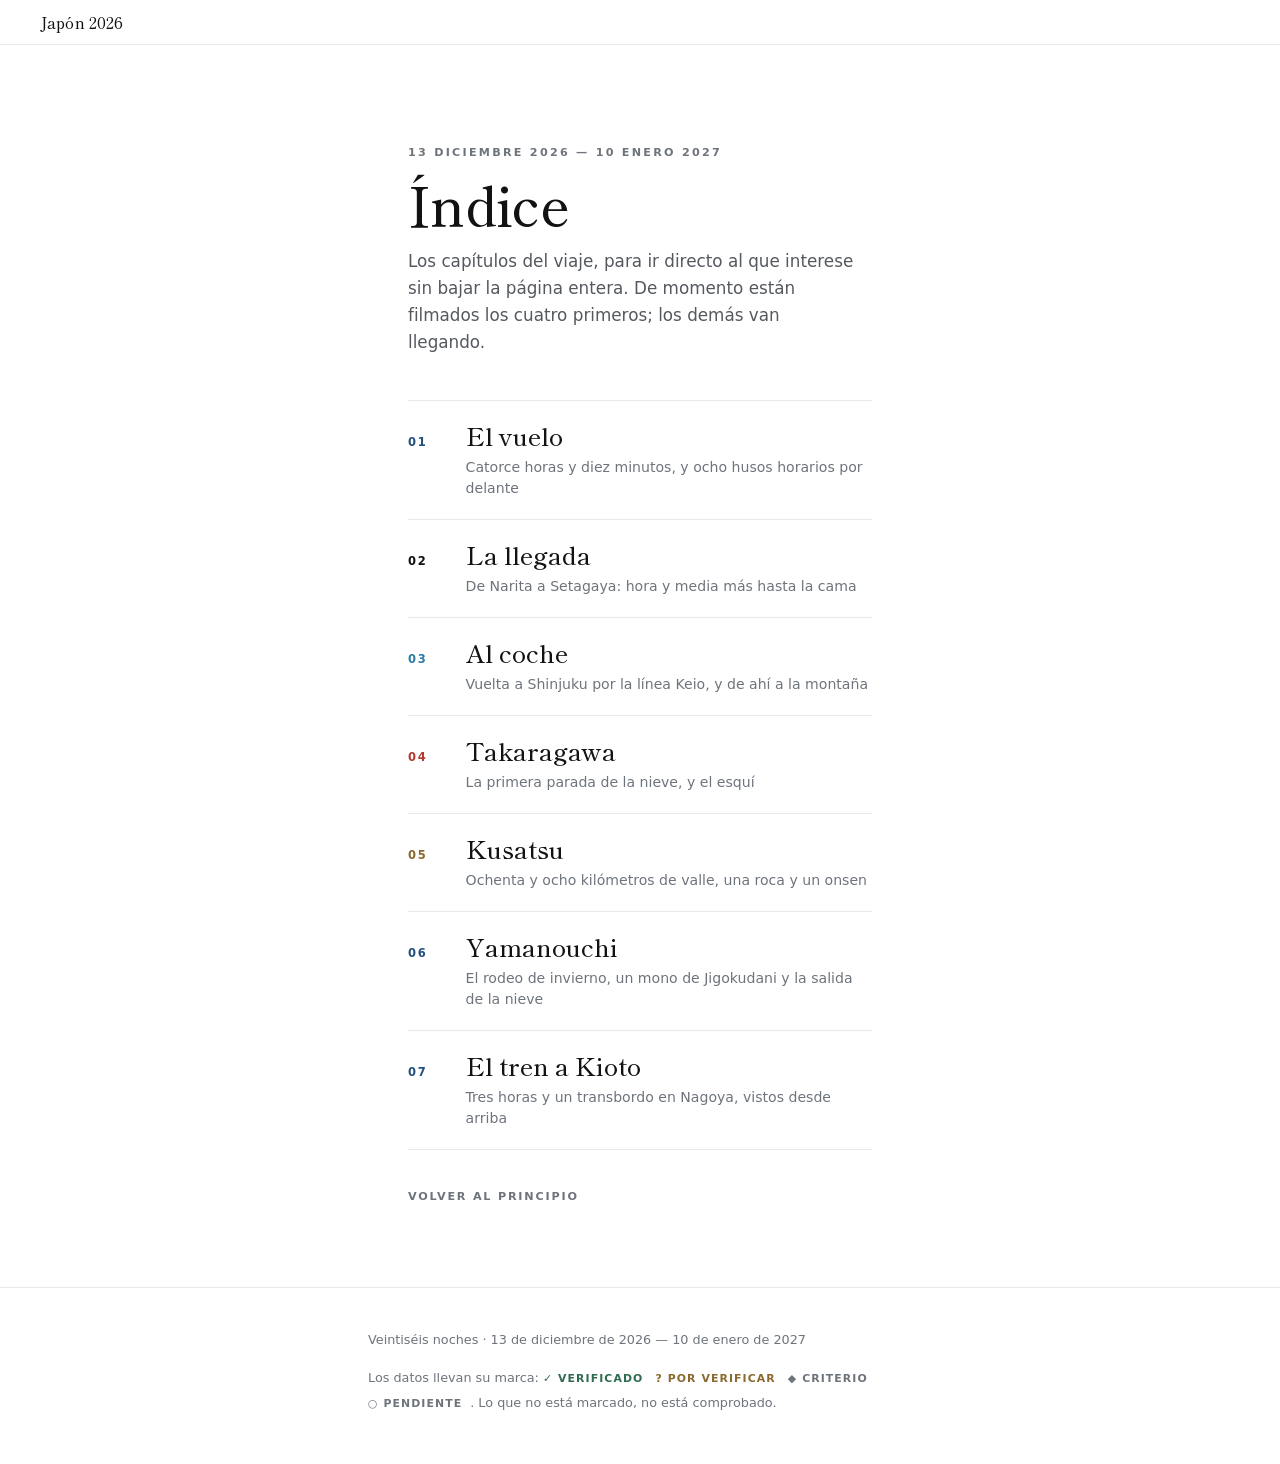
<file: indice.html>
<!doctype html>
<html lang="es">
<head>
<meta charset="utf-8">
<meta name="viewport" content="width=device-width, initial-scale=1, viewport-fit=cover">
<title>Índice · Viaje a Japón 2026</title>
<meta name="description" content="Los capítulos del viaje, para ir directo al que interese sin bajar la página entera.">
<meta name="color-scheme" content="light">
<meta name="theme-color" content="#ffffff">
<link rel="preload" href="tipo/shippori-mincho-500-latin.woff2" as="font" type="font/woff2" crossorigin>
<link rel="stylesheet" href="css/base.css?v=a3f6e416">
<link rel="stylesheet" href="css/texto.css?v=a3f6e416">
</head>

<body class="pagina-indice">

<a class="saltar-al-contenido" href="#lista">Saltar al contenido</a>

<header class="barra visible posada">
  <p class="barra-titulo"><a href="index.html">Japón 2026</a></p>
</header>

<main class="indice">
  <div class="indice-cabecera">
    <p class="sobre">13 diciembre 2026 &mdash; 10 enero 2027</p>
    <h1>Índice</h1>
    <p class="entradilla">Los capítulos del viaje, para ir directo al que interese sin bajar la
      página entera. De momento están filmados los cuatro primeros; los demás van llegando.</p>
  </div>

  <ol class="lista-capitulos" id="lista">
    <li>
      <a href="index.html#vuelo">
        <span class="n">01</span>
        <span class="t">El vuelo</span>
        <span class="d">Catorce horas y diez minutos, y ocho husos horarios por delante</span>
      </a>
    </li>
    <li>
      <a href="index.html#llegada">
        <span class="n">02</span>
        <span class="t">La llegada</span>
        <span class="d">De Narita a Setagaya: hora y media más hasta la cama</span>
      </a>
    </li>
    <li>
      <a href="index.html#al-coche">
        <span class="n">03</span>
        <span class="t">Al coche</span>
        <span class="d">Vuelta a Shinjuku por la línea Keio, y de ahí a la montaña</span>
      </a>
    </li>
    <li>
      <a href="index.html#takaragawa">
        <span class="n">04</span>
        <span class="t">Takaragawa</span>
        <span class="d">La primera parada de la nieve, y el esquí</span>
      </a>
    </li>
    <li>
      <a href="index.html#kusatsu">
        <span class="n">05</span>
        <span class="t">Kusatsu</span>
        <span class="d">Ochenta y ocho kilómetros de valle, una roca y un onsen</span>
      </a>
    </li>
    <li>
      <a href="index.html#yamanouchi">
        <span class="n">06</span>
        <span class="t">Yamanouchi</span>
        <span class="d">El rodeo de invierno, un mono de Jigokudani y la salida de la nieve</span>
      </a>
    </li>
    <li>
      <a href="index.html#tren">
        <span class="n">07</span>
        <span class="t">El tren a Kioto</span>
        <span class="d">Tres horas y un transbordo en Nagoya, vistos desde arriba</span>
      </a>
    </li>
  </ol>

  <p class="indice-pie"><a href="index.html">Volver al principio</a></p>
</main>

<footer class="pie">
  <p>Veintiséis noches · 13 de diciembre de 2026 &mdash; 10 de enero de 2027</p>
  <p class="pie-nota">Los datos llevan su marca: <span class="marca m-ok">✓ verificado</span>
    <span class="marca m-duda">? por verificar</span>
    <span class="marca m-crit">◆ criterio</span>
    <span class="marca m-pend">○ pendiente</span>. Lo que no está marcado, no está comprobado.</p>
</footer>

</body>
</html>
</file>
<file: css/base.css>
@charset "utf-8";
/* ==========================================================================
   base.css · Tokens, tipografía y los muebles de siempre
   --------------------------------------------------------------------------
   Normas que aplica: web-nueva/NORMAS.md § 1 (blanco impoluto, nada
   cuadriculado) y § 6 (accesibilidad).
   🚨 Tema claro y solo claro, aunque el sistema pida oscuro. Lo decidió Kiko el
   15 de septiembre: «no lo dejes cambiar para respetar la estética».
   ========================================================================== */

@font-face {
  font-family: 'Shippori Mincho';
  src: url('../tipo/shippori-mincho-500-latin.woff2') format('woff2');
  font-weight: 500;
  font-style: normal;
  font-display: swap;
  unicode-range: U+0000-00FF, U+0131, U+0152-0153, U+2000-206F, U+20AC, U+2122, U+2212;
}

/* ==========================================================================
   1 · Tokens
   ========================================================================== */
:root {
  --papel: #ffffff;
  --papel-hondo: #fafafa;
  --tinta: #111213;
  --tinta-suave: #55595f;
  --tenue: #6e747c;
  --pelo: #e8e8e8;
  --pelo-fuerte: #d4d4d4;

  --acento: #24507e;
  --ok: #2f6b4f;
  --duda: #8a6a2f;
  --crit: #6e747c;
  --pend: #6e747c;

  --f-display: 'Shippori Mincho', 'Hiragino Mincho ProN', 'Yu Mincho', Georgia, 'Times New Roman', serif;
  --f-texto: system-ui, -apple-system, 'Segoe UI', Roboto, 'Helvetica Neue', Arial, sans-serif;

  --medida: 34rem;
  --aire: clamp(4rem, 12vh, 9rem);
  --lado: clamp(1.25rem, 6vw, 2.5rem);

  /* 🚨 LA LÍNEA DEL SUELO DEL DIBUJO, y vive aquí arriba porque la usan DOS
     sitios que no se ven entre sí: la capa del dibujo (#dibujo, donde se apoyan
     el tren, el coche y los árboles) y el texto de los actos, que tiene que
     saber dónde acaba el paisaje para ponerse debajo y no encima.
     Estaba solo en la capa del dibujo, y desde el texto var(--suelo) no
     resolvía: caía siempre en su valor de reserva, así que el lazo entre las
     dos cosas era mentira aunque el código dijera lo contrario. */
  --suelo: 68%;

  /* 🚨 Y LO ALTO QUE ES EL PAISAJE, por el mismo motivo exacto. Es la altura de
     las bandas de fondo —la ciudad, el bosque y el bosque nevado—, que cuelgan
     hacia arriba desde la línea del suelo. La declara `.d-fondo` en
     actos/03-al-coche.css y la necesita también el texto del acto 5, que en ese
     acto NO puede ponerse debajo del suelo —ahí el suelo es el borde de abajo
     de la pantalla y no hay debajo— y tiene que ponerse por encima de las
     copas. Escrito dos veces, el día que el bosque cambie de alto el texto se
     queda dentro de los árboles y nadie sabe por qué.
     Va en vmin, como todo el dibujo: ver la nota de la unidad en 03-al-coche.css.
     🚨 Y NO SE TOCA SOLA: el ancho de cada copia de banda (118,2u) sale de esta
     altura por la proporción 600/274 de su viewBox. Si esto cambia, cambia
     `.d-banda svg` en 03-al-coche.css o el bucle del fondo se ve. */
  --banda-alto: 54vmin;

  /* El mapa: línea de pelo, nunca mancha */
  --mapa-linea: #c9ced6;
  --mapa-costa: #a9b2bd;
}

/* Acentos por capítulo — solo trazos y detalles, nunca fondos (§ 1) */
[data-cap='nieve']  { --acento: #2e7aa8; }
[data-cap='kioto']  { --acento: #b23a2e; }
[data-cap='anno']   { --acento: #8a6a2f; }
[data-cap='vuelta'] { --acento: #24507e; }

/* ==========================================================================
   2 · Base
   ========================================================================== */
*, *::before, *::after { box-sizing: border-box; }

html {
  overflow-x: clip;               /* clip y no hidden: hidden rompe position:sticky */
  scroll-behavior: smooth;
  -webkit-text-size-adjust: 100%;
}

body {
  margin: 0;
  background: var(--papel);
  color: var(--tinta);
  font-family: var(--f-texto);
  font-size: 1.0625rem;
  line-height: 1.65;
  -webkit-font-smoothing: antialiased;
  overflow-x: clip;
}

h1, h2, h3 {
  font-family: var(--f-display);
  font-weight: 500;
  line-height: 1.1;
  margin: 0;
  letter-spacing: -0.012em;
  text-wrap: balance;
}
p { margin: 0; }
ul, ol { margin: 0; padding-left: 1.1rem; }
li + li { margin-top: .5rem; }

a { color: var(--acento); text-underline-offset: .18em; }

:where(a, button, summary):focus-visible {
  outline: 2px solid var(--acento);
  outline-offset: 3px;
  border-radius: 1px;
}

.saltar-al-contenido {
  position: absolute;
  left: -9999px;
  top: 0;
  background: var(--papel);
  color: var(--tinta);
  padding: .8rem 1.1rem;
  z-index: 100;
}
.saltar-al-contenido:focus { left: .5rem; top: .5rem; }

/* Eyebrow: versalitas pequeñas, el recurso tipográfico en vez de etiquetas */
.sobre {
  font-size: .7rem;
  letter-spacing: .2em;
  text-transform: uppercase;
  color: var(--tenue);
  font-weight: 600;
}
.sobre .num {
  color: var(--acento);
  margin-right: .5rem;
  font-variant-numeric: tabular-nums;
}

/* ==========================================================================
   3 · Sin JavaScript
   --------------------------------------------------------------------------
   🚨 Desde el 16 de septiembre la web NECESITA JavaScript: es una película de
   scroll y no puede existir sin él (NORMAS § 11.2). Lo que no puede pasar nunca
   es que salga una pantalla en blanco, así que esto lo explica y lleva al
   índice, que sí es un documento normal.
   ========================================================================== */
.sin-js {
  position: relative;
  z-index: 60;
  max-width: var(--medida);
  margin: 0 auto;
  padding: 7rem var(--lado) 2rem;
  border-bottom: 1px solid var(--pelo);
  color: var(--tinta-suave);
}
.sin-js p + p { margin-top: .8rem; }

/* ==========================================================================
   4 · Barra
   ========================================================================== */
.barra {
  position: fixed;
  inset: 0 0 auto 0;
  z-index: 40;
  display: flex;
  align-items: center;
  justify-content: space-between;
  gap: 1rem;
  padding: .6rem var(--lado);
  padding-top: max(.6rem, env(safe-area-inset-top));
  background: color-mix(in srgb, var(--papel) 88%, transparent);
  backdrop-filter: blur(10px);
  border-bottom: 1px solid transparent;
  transition: opacity .4s ease, transform .4s ease, border-color .4s ease;
}
.barra-titulo {
  font-family: var(--f-display);
  font-size: .95rem;
  letter-spacing: .01em;
}
.barra-titulo a { color: var(--tinta); text-decoration: none; }
.barra.posada { border-bottom-color: var(--pelo); }

/* Durante la portada estorba: solo se esconde si el JavaScript está vivo */
.anim .barra { opacity: 0; transform: translateY(-100%); pointer-events: none; }
.anim .barra.visible { opacity: 1; transform: none; pointer-events: auto; }

/* ==========================================================================
   5 · Raíl de progreso
   ========================================================================== */
.rail {
  position: fixed;
  right: max(.55rem, env(safe-area-inset-right));
  top: 50%;
  transform: translateY(-50%);
  z-index: 30;
  opacity: 0;
  transition: opacity .4s ease;
  pointer-events: none;
}
.rail.visible { opacity: 1; pointer-events: auto; }
/* Por debajo de 360 px no cabe sin tocar el texto: fuera */
@media (max-width: 22.5rem) { .rail { display: none; } }
.rail ol { list-style: none; margin: 0; padding: 0; }
.rail li + li { margin-top: 0; }
.rail a {
  display: flex;
  align-items: center;
  justify-content: flex-end;
  gap: .55rem;
  padding: .42rem .3rem;
  text-decoration: none;
  color: var(--tenue);
}
.rail a::after {
  content: '';
  width: 5px;
  height: 5px;
  border-radius: 50%;
  background: var(--pelo-fuerte);
  transition: background .3s ease, transform .3s ease;
}
/* En móvil el raíl es SOLO puntos: la etiqueta se comía el contenido de al lado */
.rail a span {
  position: absolute;
  width: 1px;
  height: 1px;
  overflow: hidden;
  clip-path: inset(50%);
  white-space: nowrap;
}
.rail a[aria-current='true']::after { background: var(--acento); transform: scale(1.7); }
.rail a[aria-current='true'] { color: var(--tinta); }

/* ==========================================================================
   6 · Pie
   ========================================================================== */
.pie {
  position: relative;
  z-index: 2;
  background: var(--papel);
  border-top: 1px solid var(--pelo);
  margin-top: var(--aire);
  padding: 2.6rem var(--lado) calc(3rem + env(safe-area-inset-bottom));
  color: var(--tenue);
  font-size: .8rem;
}
.pie > * { max-width: var(--medida); margin-inline: auto; }
.pie-nota { margin-top: .9rem; line-height: 2; }
.pie-nota .marca { margin-left: 0; margin-right: .5rem; }

/* ==========================================================================
   7 · Pantallas grandes
   ========================================================================== */
@media (min-width: 60rem) {
  body { font-size: 1.1rem; }
  .rail { right: 1.6rem; }
  .rail a span {
    position: static;
    width: auto;
    height: auto;
    clip-path: none;
    overflow: visible;
    font-size: .65rem;
    letter-spacing: .14em;
    text-transform: uppercase;
    font-weight: 600;
    opacity: 0;
    transform: translateX(.4rem);
    transition: opacity .3s ease, transform .3s ease;
  }
  .rail a[aria-current='true'] span,
  .rail:hover a span,
  .rail a:focus-visible span { opacity: 1; transform: none; }
}

/* ==========================================================================
   8 · Movimiento reducido (§ 6)
   --------------------------------------------------------------------------
   La película se detiene y la página se recorre entera leyendo. Esta norma se
   queda porque es accesibilidad, no purismo.
   ========================================================================== */
@media (prefers-reduced-motion: reduce) {
  html { scroll-behavior: auto; }
  *, *::before, *::after {
    animation-duration: .001ms !important;
    animation-iteration-count: 1 !important;
    transition-duration: .001ms !important;
  }
}
</file>
<file: css/texto.css>
@charset "utf-8";
/* ==========================================================================
   texto.css · Los datos, las marcas y los capítulos que aún no son película
   --------------------------------------------------------------------------
   🚨 Aquí manda el blanco impoluto de NORMAS § 1, sin excepciones: ni tarjetas,
   ni rejillas, ni fondos de color, ni tablas con celdas marcadas. El color de
   caricatura entra en el dibujo, no en el texto → § 1, «dónde entra el color».
   ========================================================================== */

/* ==========================================================================
   1 · Marcas de fiabilidad — texto con color, sin fondo ni recuadro
   ========================================================================== */
.marca {
  font-size: .68rem;
  letter-spacing: .1em;
  text-transform: uppercase;
  font-weight: 600;
  white-space: nowrap;
  margin-left: .35rem;
}
.m-ok   { color: var(--ok); }
.m-duda { color: var(--duda); }
.m-crit { color: var(--crit); }
.m-pend { color: var(--pend); }

/* ==========================================================================
   2 · Filas de pelo: una línea de 1 px y aire, nunca una tabla con celdas
   ========================================================================== */
.filas { margin: 0; }
.fila {
  border-top: 1px solid var(--pelo);
  padding-block: .95rem;
}
.fila dt {
  font-size: .7rem;
  letter-spacing: .16em;
  text-transform: uppercase;
  color: var(--tenue);
  font-weight: 600;
}
.fila dd {
  margin: .25rem 0 0;
  color: var(--tinta);
}
@media (min-width: 40rem) {
  .fila {
    display: grid;
    grid-template-columns: 9rem 1fr;
    gap: 1.6rem;
    align-items: baseline;
  }
  .fila dd { margin-top: 0; }
}

/* ==========================================================================
   3 · Aviso: una regla al margen, no una tarjeta
   ========================================================================== */
.aviso {
  margin-top: 2rem;
  padding-left: 1.1rem;
  border-left: 2px solid var(--acento);
  color: var(--tinta-suave);
  font-size: .97rem;
}
.aviso strong { color: var(--tinta); }

/* ==========================================================================
   4 · Trayecto: los dos extremos de un vuelo, sin caja ninguna
   ========================================================================== */
.trayecto {
  display: flex;
  align-items: flex-start;
  justify-content: space-between;
  gap: .75rem;
  margin-bottom: 2.6rem;
}
.punta { min-width: 0; }
.trayecto .punta:last-of-type { text-align: right; }
.iata {
  font-family: var(--f-display);
  font-size: clamp(1.5rem, 7vw, 2rem);
  letter-spacing: .06em;
  color: var(--tenue);
  line-height: 1;
}
.hora {
  font-size: clamp(1.9rem, 9vw, 2.6rem);
  font-weight: 300;
  letter-spacing: -.02em;
  font-variant-numeric: tabular-nums;
  line-height: 1.15;
  margin-top: .2rem;
}
.sitio {
  font-size: .78rem;
  color: var(--tenue);
  line-height: 1.45;
  margin-top: .25rem;
}
.flecha {
  color: var(--acento);
  font-size: 1.1rem;
  padding-top: 1.9rem;
  flex: 0 0 auto;
}
.duda {
  font-size: .5em;
  color: var(--duda);
  vertical-align: super;
  font-weight: 600;
}

/* ==========================================================================
   5 · Los capítulos que todavía no son película
   --------------------------------------------------------------------------
   Van dentro de `.documento`, que lleva fondo blanco: al subir tapa el
   escenario fijo de la película, y el paso de una cosa a otra queda limpio.
   ========================================================================== */
.documento {
  position: relative;
  z-index: 2;
  background: var(--papel);
}

.cap {
  position: relative;
  max-width: var(--medida);
  margin-inline: auto;
  padding-block: var(--aire);
  padding-inline: var(--lado);
  scroll-margin-top: 4rem;
}
.cap + .cap::before {
  content: '';
  position: absolute;
  top: 0;
  left: var(--lado);
  width: 2.2rem;
  height: 1px;
  background: var(--pelo-fuerte);
}

/* Aparición al entrar. Solo con el JavaScript vivo */
.anim .cap { opacity: 0; transform: translateY(14px); transition: opacity .7s ease, transform .7s ease; }
.anim .cap.dentro { opacity: 1; transform: none; }

.cap-cabecera { margin-bottom: 2.4rem; }
.cap h2 {
  font-size: clamp(1.9rem, 8.5vw, 2.9rem);
  margin-block: .7rem .9rem;
}
.entradilla {
  color: var(--tinta-suave);
  font-size: 1.05rem;
  line-height: 1.6;
  max-width: 28rem;
}
.texto { margin-top: 1.6rem; color: var(--tinta-suave); }
.texto strong { color: var(--tinta); font-weight: 600; }
.vacio { color: var(--tenue); font-style: italic; }

/* ==========================================================================
   6 · Lo pendiente, plegado (§ 3)
   ========================================================================== */
.pendiente {
  margin-top: 2.8rem;
  border-top: 1px solid var(--pelo);
}
.pendiente summary {
  list-style: none;
  cursor: pointer;
  padding-top: 1rem;
  display: flex;
  align-items: center;
  gap: .6rem;
  font-size: .7rem;
  letter-spacing: .16em;
  text-transform: uppercase;
  font-weight: 600;
  color: var(--tenue);
}
.pendiente summary::-webkit-details-marker { display: none; }
.pendiente summary::before {
  content: '';
  width: .62rem;
  height: .62rem;
  flex: 0 0 auto;
  border-left: 1.5px solid currentColor;
  border-bottom: 1.5px solid currentColor;
  transform: rotate(-45deg) translate(.1em, -.1em);
  transition: transform .25s ease;
}
.pendiente[open] summary::before { transform: rotate(135deg) translate(-.05em, -.05em); }
.pendiente summary:hover { color: var(--tinta); }
.pendiente-cuerpo {
  padding-top: 1.1rem;
  color: var(--tinta-suave);
  font-size: .95rem;
}
.pendiente-cuerpo strong { color: var(--tinta); font-weight: 600; }

/* ==========================================================================
   7 · Ambientación de los capítulos de texto
   ========================================================================== */
.ambiente {
  position: sticky;
  top: 0;
  height: 0;
  z-index: -1;
  pointer-events: none;
}
.ambiente svg { position: absolute; display: block; }

.ambiente-nieve svg {
  top: 0;
  left: 50%;
  transform: translateX(-50%);
  width: 100vw;
  height: clamp(48px, 9vh, 86px);
}
/* El hielo baja con el scroll: el valor ya viene suavizado, sin transición */
.ambiente-nieve .hielo {
  fill: var(--acento);
  opacity: .13;
  transform: translateY(calc((1 - var(--p-cap, 1)) * -100%));
}

.ambiente-kioto svg {
  top: 8vh;
  right: calc(var(--lado) * -0.9);
  width: min(34vw, 12rem);
  height: auto;
}
/* La pagoda se dibuja sola al bajar. Sin --len sale entera y ya */
.ambiente-kioto .pagoda path {
  fill: none;
  stroke: var(--acento);
  stroke-width: 2.2;
  stroke-linecap: round;
  stroke-linejoin: round;
  opacity: .2;
  stroke-dasharray: var(--len);
  stroke-dashoffset: calc(var(--len) * (1 - var(--p-cap, 1)));
}

.ambiente-anno svg {
  top: 6vh;
  left: 50%;
  transform: translateX(-50%);
  width: min(86vw, 26rem);
  height: auto;
}
.ambiente-anno .sol {
  fill: none;
  stroke: var(--acento);
  stroke-width: 1.4;
  opacity: .22;
  transform-origin: 200px 150px;
  transform: scale(calc(.72 + var(--p-cap, 1) * .28));
}

/* ==========================================================================
   8 · Pantallas grandes — la misma columna con más aire, no otro diseño
   ========================================================================== */
@media (min-width: 60rem) {
  .cap { max-width: 38rem; }
  /* Sangrados que cambian por capítulo: aire asimétrico, no rejilla */
  .cap:nth-of-type(odd)  { margin-left: calc(50% - 21rem); margin-right: auto; }
  .cap:nth-of-type(even) { margin-left: calc(50% - 17rem); margin-right: auto; }
}

@media (prefers-reduced-motion: reduce) {
  .anim .cap { opacity: 1; transform: none; }
}

/* ==========================================================================
   9 · La página de índice
   Misma voz que el resto: filas de pelo y aire, ninguna caja
   ========================================================================== */
.indice {
  max-width: var(--medida);
  margin-inline: auto;
  padding-inline: var(--lado);
  padding-top: clamp(5rem, 16vh, 9rem);
  padding-bottom: 2rem;
}
.indice-cabecera { margin-bottom: 2.8rem; }
.indice h1 {
  font-size: clamp(2.4rem, 11vw, 3.4rem);
  margin-block: .7rem .9rem;
}

.lista-capitulos {
  list-style: none;
  margin: 0;
  padding: 0;
}
.lista-capitulos li { margin: 0; }
.lista-capitulos a {
  display: grid;
  grid-template-columns: 2.6rem 1fr;
  gap: .1rem 1rem;
  align-items: baseline;
  padding-block: 1.25rem;
  border-top: 1px solid var(--pelo);
  text-decoration: none;
  color: var(--tinta);
}
.lista-capitulos li:last-child a { border-bottom: 1px solid var(--pelo); }
.lista-capitulos .n {
  font-size: .72rem;
  letter-spacing: .14em;
  color: var(--acento);
  font-weight: 600;
  font-variant-numeric: tabular-nums;
}
.lista-capitulos .t {
  font-family: var(--f-display);
  font-size: 1.55rem;
  line-height: 1.15;
}
.lista-capitulos .d {
  grid-column: 2;
  color: var(--tenue);
  font-size: .88rem;
  line-height: 1.5;
  margin-top: .2rem;
}
.lista-capitulos a:hover .t { color: var(--acento); }

/* Cada capítulo con su acento, igual que en la película */
.lista-capitulos li:nth-child(1) a { --acento: #24507e; }
.lista-capitulos li:nth-child(2) a { --acento: #111213; }
.lista-capitulos li:nth-child(3) a { --acento: #2e7aa8; }
.lista-capitulos li:nth-child(4) a { --acento: #b23a2e; }
.lista-capitulos li:nth-child(5) a { --acento: #8a6a2f; }
.lista-capitulos li:nth-child(6) a { --acento: #24507e; }

.indice-pie {
  margin-top: 2.4rem;
  font-size: .7rem;
  letter-spacing: .16em;
  text-transform: uppercase;
  font-weight: 600;
}
.indice-pie a { color: var(--tenue); text-decoration: none; }
.indice-pie a:hover { color: var(--tinta); }

.pagina-indice .pie { margin-top: 3rem; }

/* ==========================================================================
   El cierre · donde se corta la película
   --------------------------------------------------------------------------
   🚨 OCUPA UNA PANTALLA ENTERA, y no es por estética.
   El dibujo del último acto se desvanece a lo largo de la pantalla siguiente a
   su final (ver --fin en js/principal.js). Con los capítulos de texto quitados,
   detrás del acto 3 solo quedaban 487 px de scroll: el coche se quedaba a tres
   cuartos de opacidad en el último píxel de la página, sin llegar a irse nunca.
   Con una pantalla entera, el desvanecido termina y la web acaba en blanco.
   🚨 Cada acto nuevo hereda esto: el cierre va SIEMPRE detrás del último acto.
   ========================================================================== */
.cierre {
  min-height: 100svh;
  display: grid;
  align-content: center;
  max-width: var(--medida);
  margin-inline: auto;
  padding-inline: var(--lado);
  position: relative;
  z-index: 1;
}
.cierre h2 {
  font-family: var(--f-texto);
  margin-bottom: .8rem;
}
.cierre p {
  color: var(--tinta-suave);
  line-height: 1.65;
  text-wrap: pretty;
}
</file>
